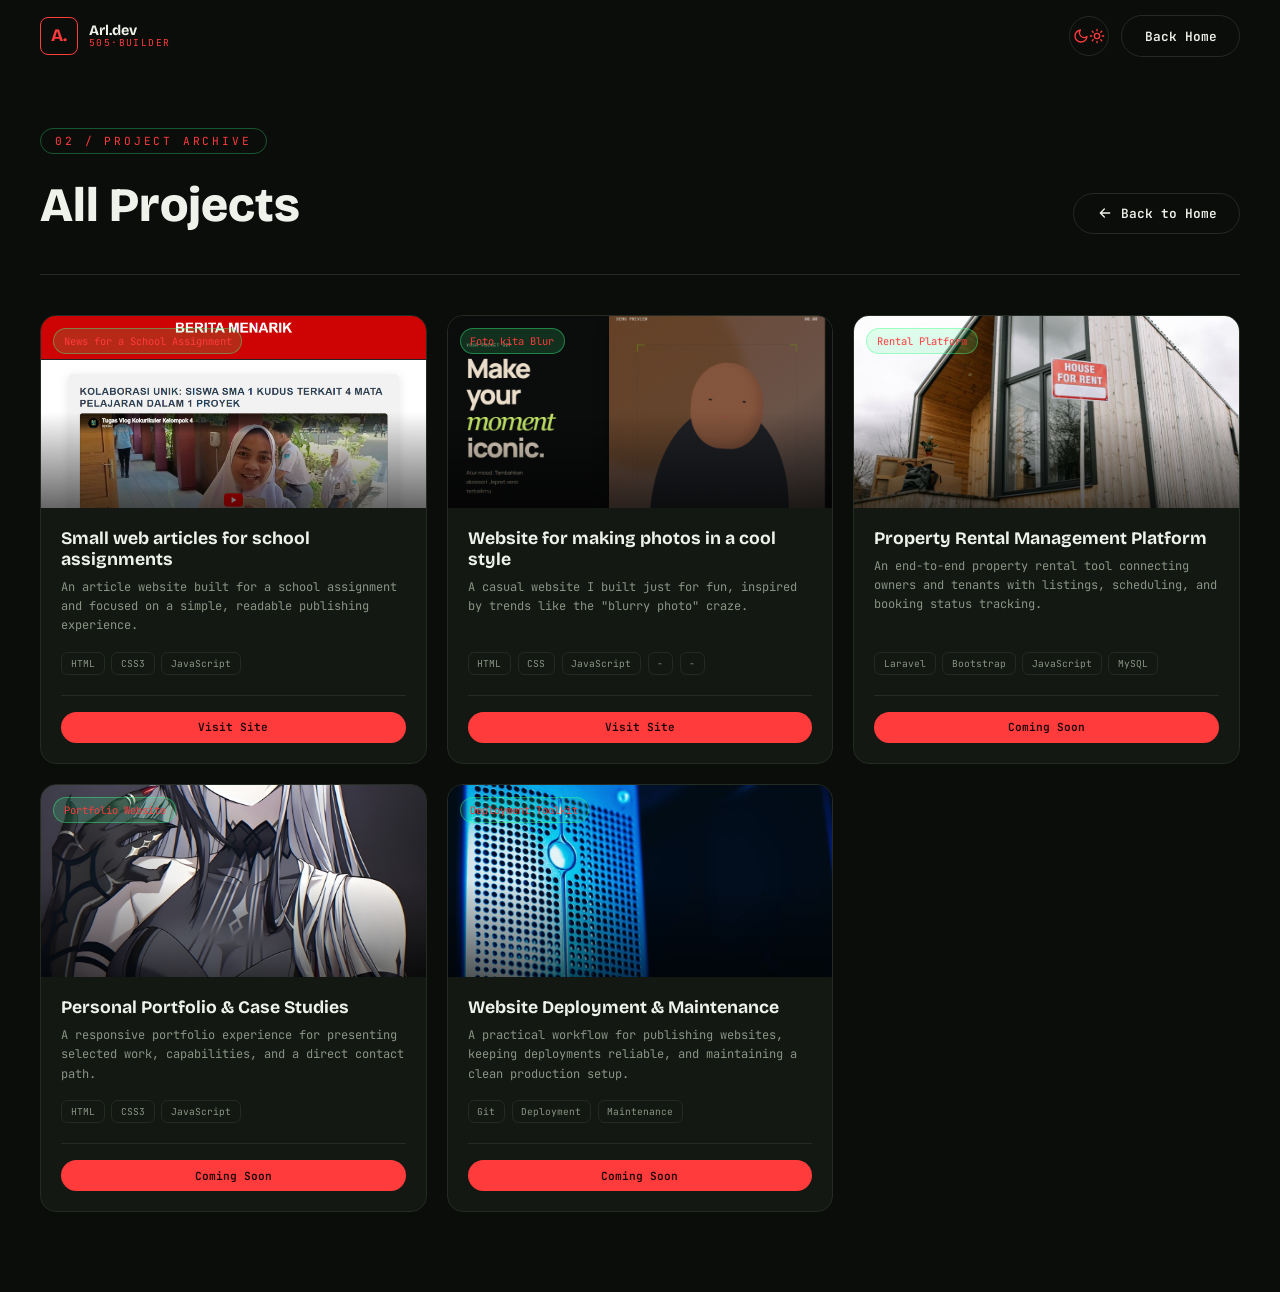
<file: projects.html>
<!doctype html>
<html lang="en" data-theme="dark">
  <head>
    <meta charset="UTF-8" />
    <link rel="icon" type="image/svg+xml" href="favicon.svg" />
    <meta name="viewport" content="width=device-width, initial-scale=1.0" />
    <meta name="description" content="Complete project archive for Arl.dev." />
    <title>All Projects | arl.dev</title>
    <link rel="preconnect" href="https://fonts.googleapis.com" />
    <link rel="preconnect" href="https://fonts.gstatic.com" crossorigin />
    <link href="https://fonts.googleapis.com/css2?family=Bricolage+Grotesque:opsz,wght@12..96,400;12..96,500;12..96,600;12..96,700;12..96,800&family=JetBrains+Mono:ital,wght@0,400;0,500;0,600;0,700;1,400&display=swap" rel="stylesheet" />
    <link rel="stylesheet" href="style.css" />
  </head>
  <body class="archive-page">
    <header class="navbar" id="navbar">
      <div class="container navbar__inner">
        <a href="index.html" class="brand" aria-label="Back to home">
          <span class="brand__mark">A.</span>
          <span class="brand__text">
            <span class="brand__name">Arl.dev</span>
            <span class="brand__tag">505&middot;BUILDER</span>
          </span>
        </a>
        <div class="navbar__actions">
          <button class="theme-toggle" id="themeToggle" aria-label="Toggle theme">
            <svg viewBox="0 0 24 24" class="icon icon-moon"><path d="M21 12.8A9 9 0 1 1 11.2 3 7 7 0 0 0 21 12.8z" fill="none" stroke="currentColor" stroke-width="2" stroke-linejoin="round"/></svg>
            <svg viewBox="0 0 24 24" class="icon icon-sun" hidden><circle cx="12" cy="12" r="4" fill="none" stroke="currentColor" stroke-width="2"/><path d="M12 2v2M12 20v2M4.9 4.9l1.4 1.4M17.7 17.7l1.4 1.4M2 12h2M20 12h2M4.9 19.1l1.4-1.4M17.7 6.3l1.4-1.4" stroke="currentColor" stroke-width="2" stroke-linecap="round"/></svg>
          </button>
          <a href="index.html" class="btn btn--outline hide-mobile">Back Home</a>
        </div>
      </div>
    </header>

    <main class="archive-main">
      <div class="container">
        <div class="archive-heading reveal">
          <div>
            <span class="pill">02 / Project Archive</span>
            <h1 class="section-title">All Projects</h1>
          </div>
          <a href="index.html" class="btn btn--outline archive-back">
            <svg viewBox="0 0 24 24" class="icon"><path d="M19 12H5M11 6l-6 6 6 6" fill="none" stroke="currentColor" stroke-width="2" stroke-linecap="round" stroke-linejoin="round"/></svg>
            Back to Home
          </a>
        </div>
        <div class="archive-grid" id="archiveGrid" aria-live="polite"></div>
      </div>
    </main>

    <script src="projects.js"></script>
  </body>
</html>
</file>
<file: style.css>
/* =========================================================
   Raditya-Arya Portfolio — plain CSS (no framework)
   ========================================================= */

:root {
  --font-display: "Bricolage Grotesque", ui-sans-serif, system-ui, sans-serif;
  --font-mono: "JetBrains Mono", ui-monospace, monospace;

  --bg: #0a0d0a;
  --surface: #0f130f;
  --panel: #131813;
  --border: #242b22;
  --ink: #eef2ea;
  --muted: #8a9484;
  --accent: #ff3b3b;
  --accent-ink: #1a0505;
  --amber: #ffb454;

  --radius-lg: 20px;
  --radius-md: 14px;
  --radius-sm: 10px;
  --max-width: 1280px;
}

html[data-theme="light"] {
  --bg: #f4f2ea;
  --surface: #ffffff;
  --panel: #ffffff;
  --border: #d9d4c2;
  --ink: #14170f;
  --muted: #5c6152;
}

* {
  box-sizing: border-box;
}

html {
  scroll-behavior: smooth;
}

body {
  margin: 0;
  background-color: var(--bg);
  color: var(--ink);
  font-family: var(--font-mono);
  overflow-x: hidden;
  transition: background-color 0.3s ease, color 0.3s ease;
}

h1, h2, h3, h4, h5, h6 {
  font-family: var(--font-display);
  margin: 0;
}

p {
  margin: 0;
}

a {
  color: inherit;
  text-decoration: none;
}

button {
  font-family: inherit;
  cursor: pointer;
  background: none;
  border: none;
  color: inherit;
}

img {
  max-width: 100%;
  display: block;
}

ul {
  list-style: none;
  margin: 0;
  padding: 0;
}

::selection {
  background: var(--accent);
  color: var(--accent-ink);
}

::-webkit-scrollbar {
  width: 10px;
}
::-webkit-scrollbar-track {
  background: var(--bg);
}
::-webkit-scrollbar-thumb {
  background: var(--border);
  border-radius: 6px;
}

.container {
  max-width: var(--max-width);
  margin: 0 auto;
  padding: 0 1.25rem;
}

@media (min-width: 768px) {
  .container {
    padding: 0 2.5rem;
  }
}

.icon {
  width: 16px;
  height: 16px;
  flex-shrink: 0;
}

.accent {
  color: var(--accent);
}
.amber {
  color: var(--amber);
}
.accent-icon {
  color: var(--accent);
}

.hide-mobile {
  display: none;
}
@media (min-width: 768px) {
  .hide-mobile {
    display: inline-flex;
  }
}

/* ---------- buttons ---------- */
.btn {
  display: inline-flex;
  align-items: center;
  gap: 0.5rem;
  padding: 0.7rem 1.4rem;
  border-radius: 999px;
  font-family: var(--font-mono);
  font-size: 0.8rem;
  font-weight: 600;
  transition: transform 0.2s ease, opacity 0.2s ease;
  white-space: nowrap;
}
.btn:hover {
  transform: translateY(-2px);
}
.btn--solid {
  background-color: var(--accent);
  color: var(--accent-ink);
}
.btn--outline {
  border: 1px solid var(--border);
  color: var(--ink);
}

.link-arrow {
  display: inline-flex;
  align-items: center;
  gap: 0.35rem;
  font-family: var(--font-mono);
  font-size: 0.8rem;
  color: var(--muted);
  text-decoration: underline;
  text-underline-offset: 4px;
}

.pill {
  display: inline-block;
  font-family: var(--font-mono);
  font-size: 0.7rem;
  letter-spacing: 0.25em;
  text-transform: uppercase;
  color: var(--accent);
  border: 1px solid rgba(57, 255, 136, 0.3);
  padding: 0.3rem 0.9rem;
  border-radius: 999px;
  margin-bottom: 0.75rem;
}
html[data-theme="light"] .pill {
  border-color: rgba(15, 138, 74, 0.3);
}

/* ---------- ping dot ---------- */
.ping-dot {
  position: relative;
  display: inline-flex;
  height: 10px;
  width: 10px;
}
.ping-dot::before {
  content: "";
  position: absolute;
  inset: 0;
  border-radius: 999px;
  background: var(--accent);
  opacity: 0.75;
  animation: ping 1.6s cubic-bezier(0, 0, 0.2, 1) infinite;
}
.ping-dot__core {
  position: relative;
  display: inline-flex;
  margin: auto;
  height: 6px;
  width: 6px;
  border-radius: 999px;
  background: var(--accent);
}
@keyframes ping {
  75%, 100% {
    transform: scale(2.2);
    opacity: 0;
  }
}

/* ---------- reveal-on-scroll ---------- */
.reveal {
  opacity: 0;
  transform: translateY(24px);
  transition: opacity 0.7s ease, transform 0.7s ease;
  transition-delay: var(--delay, 0s);
}
.reveal.in-view {
  opacity: 1;
  transform: translateY(0);
}

/* =========================================================
   NAVBAR
   ========================================================= */
.navbar {
  position: fixed;
  top: 0;
  left: 0;
  right: 0;
  z-index: 500;
  transition: background-color 0.3s ease, border-color 0.3s ease;
  border-bottom: 1px solid transparent;
}
.navbar.scrolled {
  background-color: color-mix(in srgb, var(--bg) 90%, transparent);
  backdrop-filter: blur(10px);
  border-bottom-color: var(--border);
}

.navbar__inner {
  height: 4.5rem;
  display: flex;
  align-items: center;
  justify-content: space-between;
  gap: 1rem;
}

.brand {
  display: flex;
  align-items: center;
  gap: 0.65rem;
}
.brand__mark {
  width: 2.4rem;
  height: 2.4rem;
  border: 1px solid var(--accent);
  color: var(--accent);
  border-radius: 0.5rem;
  display: flex;
  align-items: center;
  justify-content: center;
  font-family: var(--font-display);
  font-weight: 700;
  font-size: 1.1rem;
}
.brand__text {
  display: flex;
  flex-direction: column;
  line-height: 1;
}
.brand__name {
  font-family: var(--font-display);
  font-weight: 700;
  font-size: 0.9rem;
  color: var(--ink);
}
.brand__tag {
  font-family: var(--font-mono);
  font-size: 0.6rem;
  letter-spacing: 0.15em;
  color: var(--accent);
}

.nav-links {
  display: none;
  align-items: center;
  gap: 0.2rem;
  font-size: 0.8rem;
}
@media (min-width: 992px) {
  .nav-links {
    display: flex;
  }
}
.nav-link {
  display: flex;
  align-items: center;
  gap: 0.4rem;
  padding: 0.5rem 1rem;
  border-radius: 999px;
  color: var(--muted);
  transition: color 0.2s ease, background-color 0.2s ease;
}
.nav-link.is-active {
  color: var(--accent);
  background-color: rgba(57, 255, 136, 0.08);
}

.navbar__actions {
  display: flex;
  align-items: center;
  gap: 0.75rem;
}
.theme-toggle {
  width: 2.5rem;
  height: 2.5rem;
  border-radius: 999px;
  border: 1px solid var(--border);
  color: var(--accent);
  display: flex;
  align-items: center;
  justify-content: center;
  transition: transform 0.2s ease;
}
.theme-toggle:hover {
  transform: scale(1.08);
}

.menu-toggle {
  width: 2.5rem;
  height: 2.5rem;
  display: flex;
  align-items: center;
  justify-content: center;
  color: var(--ink);
}
@media (min-width: 992px) {
  .menu-toggle {
    display: none;
  }
}
.menu-toggle .icon {
  width: 22px;
  height: 22px;
}

.mobile-menu {
  display: none;
  flex-direction: column;
  padding: 0.5rem 1.25rem 1.25rem;
  background-color: var(--surface);
  border-top: 1px solid var(--border);
  border-bottom: 1px solid var(--border);
}
.mobile-menu.is-open {
  display: flex;
}
.mobile-menu a {
  padding: 0.85rem 0;
  border-bottom: 1px solid var(--border);
  font-size: 0.9rem;
  color: var(--muted);
}
.mobile-menu a.is-active {
  color: var(--accent);
}
@media (min-width: 992px) {
  .mobile-menu {
    display: none !important;
  }
}

/* =========================================================
   HERO
   ========================================================= */
.hero {
  position: relative;
  min-height: 100vh;
  display: flex;
  align-items: center;
  padding: 8rem 0 4rem;
  overflow: hidden;
}
.hero__glow {
  position: absolute;
  border-radius: 999px;
  filter: blur(90px);
  pointer-events: none;
}
.hero__glow--green {
  top: -10rem;
  right: -10rem;
  width: 560px;
  height: 560px;
  background: radial-gradient(circle, var(--accent) 0%, transparent 70%);
  opacity: 0.2;
}
.hero__glow--amber {
  bottom: -10rem;
  left: -5rem;
  width: 420px;
  height: 420px;
  background: radial-gradient(circle, var(--amber) 0%, transparent 70%);
  opacity: 0.1;
}

.hero__grid {
  position: relative;
  z-index: 1;
  display: grid;
  gap: 3rem;
  align-items: center;
}
@media (min-width: 992px) {
  .hero__grid {
    grid-template-columns: 7fr 5fr;
  }
}

.hero__content {
  text-align: center;
}
@media (min-width: 992px) {
  .hero__content {
    text-align: left;
  }
}

.badge {
  display: inline-flex;
  align-items: center;
  gap: 0.5rem;
  padding: 0.4rem 0.9rem;
  border: 1px solid var(--border);
  border-radius: 999px;
  font-size: 0.75rem;
  color: var(--muted);
  margin-bottom: 1.5rem;
}

.typewriter {
  font-family: var(--font-mono);
  font-size: 1.3rem;
  color: var(--ink);
  margin-bottom: 0.5rem;
  min-height: 1.8rem;
}
.caret {
  color: var(--accent);
  animation: blink 1s steps(1) infinite;
}
@keyframes blink {
  50% { opacity: 0; }
}

.hero__title {
  font-weight: 800;
  line-height: 0.95;
  font-size: clamp(2.6rem, 9vw, 4.6rem);
  margin-bottom: 1.1rem;
  color: var(--ink);
}

.hero__subtitle {
  font-weight: 600;
  font-size: clamp(1.3rem, 3vw, 1.8rem);
  color: var(--muted);
  margin-bottom: 1.4rem;
}

.hero__desc {
  font-size: 0.9rem;
  line-height: 1.7;
  color: var(--muted);
  max-width: 34rem;
  margin: 0 auto 2rem;
}
@media (min-width: 992px) {
  .hero__desc {
    margin: 0 0 2rem;
  }
}

.hero__actions {
  display: flex;
  flex-wrap: wrap;
  gap: 1rem;
  justify-content: center;
  margin-bottom: 3rem;
}
@media (min-width: 992px) {
  .hero__actions {
    justify-content: flex-start;
  }
}

.stats {
  display: grid;
  grid-template-columns: repeat(3, 1fr);
  gap: 1rem;
  max-width: 30rem;
  margin: 0 auto;
}
@media (min-width: 992px) {
  .stats {
    margin: 0;
  }
}
.stat-card {
  border: 1px solid var(--border);
  background-color: var(--panel);
  border-radius: 0.85rem;
  padding: 0.9rem;
  text-align: center;
}
@media (min-width: 992px) {
  .stat-card {
    text-align: left;
  }
}
.stat-card .icon {
  margin: 0 auto 0.3rem;
}
@media (min-width: 992px) {
  .stat-card .icon {
    margin: 0 0 0.3rem;
  }
}
.stat-value {
  font-family: var(--font-display);
  font-weight: 700;
  font-size: 1.2rem;
  color: var(--ink);
}
.stat-label {
  font-size: 0.6rem;
  text-transform: uppercase;
  letter-spacing: 0.05em;
  color: var(--muted);
}

.hero__portrait {
  display: flex;
  justify-content: center;
}
.portrait-frame {
  position: relative;
  width: 18rem;
  height: 20rem;
  border-radius: 2rem;
  overflow: hidden;
  border: 2px solid var(--border);
}
@media (min-width: 768px) {
  .portrait-frame {
    width: 24rem;
    height: 26rem;
  }
}
.portrait-frame img {
  width: 100%;
  height: 100%;
  object-fit: cover;
}
.portrait-fade {
  position: absolute;
  inset: 0;
  background: linear-gradient(180deg, rgba(10,13,10,0) 55%, rgba(10,13,10,0.55) 100%);
}
.portrait-caption {
  position: absolute;
  left: 1rem;
  right: 1rem;
  bottom: 1rem;
  display: flex;
  align-items: center;
  justify-content: space-between;
  font-size: 0.7rem;
  color: rgba(255,255,255,0.9);
}
.online-tag {
  display: flex;
  align-items: center;
  gap: 0.3rem;
}
.online-tag .dot {
  width: 6px;
  height: 6px;
  border-radius: 999px;
  background: var(--accent);
}

.corner-brackets {
  position: relative;
}
.corner-brackets::before,
.corner-brackets::after {
  content: "";
  position: absolute;
  width: 18px;
  height: 18px;
  border-color: var(--accent);
  z-index: 3;
}
.corner-brackets::before {
  top: -1px;
  left: -1px;
  border-top: 2px solid;
  border-left: 2px solid;
}
.corner-brackets::after {
  bottom: -1px;
  right: -1px;
  border-bottom: 2px solid;
  border-right: 2px solid;
}

/* =========================================================
   SECTION GENERIC
   ========================================================= */
.section {
  padding: 4.5rem 0;
}
.section-tag {
  margin-bottom: 2rem;
}
.section-tag--split {
  display: flex;
  flex-wrap: wrap;
  justify-content: space-between;
  align-items: flex-end;
  gap: 1rem;
}
.section-title {
  font-weight: 800;
  font-size: clamp(1.9rem, 4vw, 3rem);
  color: var(--ink);
}

/* =========================================================
   ABOUT
   ========================================================= */
.explorer {
  border: 1px solid var(--border);
  border-radius: 1.25rem;
  overflow: hidden;
  background-color: var(--panel);
  display: grid;
}
@media (min-width: 768px) {
  .explorer {
    grid-template-columns: 220px 1fr;
  }
}

.explorer__sidebar {
  padding: 1.25rem;
  border-bottom: 1px solid var(--border);
}
@media (min-width: 768px) {
  .explorer__sidebar {
    border-bottom: none;
    border-right: 1px solid var(--border);
  }
}
.explorer__label {
  font-size: 0.7rem;
  letter-spacing: 0.15em;
  text-transform: uppercase;
  color: var(--muted);
  opacity: 0.7;
  margin-bottom: 0.75rem;
}
.explorer__list {
  display: flex;
  gap: 0.5rem;
}
@media (min-width: 768px) {
  .explorer__list {
    flex-direction: column;
  }
}
.file-btn {
  display: flex;
  align-items: center;
  gap: 0.5rem;
  width: 100%;
  padding: 0.55rem 0.8rem;
  border-radius: 0.6rem;
  color: var(--muted);
  border: 1px solid transparent;
  font-size: 0.85rem;
  white-space: nowrap;
  transition: all 0.2s ease;
}
.file-btn.is-active {
  color: var(--accent);
  background-color: rgba(57, 255, 136, 0.1);
  border-color: rgba(57, 255, 136, 0.3);
}

.explorer__content {
  padding: 1.5rem;
}
@media (min-width: 768px) {
  .explorer__content {
    padding: 2.5rem;
  }
}
.explorer__active-file {
  display: flex;
  align-items: center;
  gap: 0.4rem;
  font-size: 0.7rem;
  letter-spacing: 0.05em;
  text-transform: uppercase;
  color: var(--muted);
  opacity: 0.7;
  margin-bottom: 1.5rem;
}

.explorer__body {
  display: grid;
  gap: 2rem;
  align-items: center;
}
@media (min-width: 992px) {
  .explorer__body {
    grid-template-columns: 1.4fr 1fr;
  }
}

.file-title {
  font-weight: 700;
  font-size: clamp(1.6rem, 3vw, 2.1rem);
  color: var(--ink);
  margin-bottom: 1rem;
}
.file-text {
  font-size: 0.9rem;
  line-height: 1.7;
  color: var(--muted);
  margin-bottom: 1.5rem;
}

.file-table {
  width: 100%;
  border-collapse: collapse;
  font-size: 0.8rem;
}
.file-table tr {
  border-top: 1px solid var(--border);
}
.file-table td {
  padding: 0.65rem 0;
}
.file-table td:first-child {
  width: 33%;
  color: var(--muted);
  opacity: 0.6;
  padding-right: 1rem;
}
.file-table .status {
  color: var(--accent);
  font-weight: 600;
  display: inline-flex;
  align-items: center;
  gap: 0.3rem;
}

.file-image {
  margin: 0 auto;
  width: 100%;
  max-width: 20rem;
  border-radius: 0.85rem;
  overflow: hidden;
  border: 2px solid var(--border);
  position: relative;
}
.file-image img {
  width: 100%;
  height: 16rem;
  object-fit: cover;
}

/* =========================================================
   PROJECTS
   ========================================================= */
.project-grid {
  display: flex;
  gap: 1rem;
  overflow-x: auto;
  scroll-snap-type: x mandatory;
  scroll-behavior: smooth;
  scrollbar-width: none;
  padding-bottom: 0.5rem;
  -webkit-overflow-scrolling: touch;
  touch-action: pan-y;
}
.project-grid::-webkit-scrollbar {
  display: none;
}

.project-card {
  min-width: 100%;
  max-width: 100%;
  flex: 0 0 100%;
  scroll-snap-align: center;
  border: 1px solid var(--border);
  background-color: var(--panel);
  border-radius: 1rem;
  overflow: hidden;
  display: flex;
  flex-direction: column;
  transition: border-color 0.25s ease, box-shadow 0.25s ease, transform 0.25s ease;
}
.project-card.is-selected {
  border-color: rgba(255, 255, 255, 0.9);
  box-shadow: 0 0 0 1px rgba(255, 255, 255, 0.9), 0 18px 30px rgba(0, 0, 0, 0.18);
  transform: translateY(-2px);
}
@media (min-width: 520px) {
  .project-card {
    min-width: min(80vw, 26rem);
    max-width: min(80vw, 26rem);
    flex-basis: min(80vw, 26rem);
  }
}
@media (min-width: 768px) {
  .project-grid {
    display: flex;
    gap: 1.25rem;
    overflow-x: auto;
  }
  .project-card {
    min-width: min(32vw, 21rem);
    max-width: min(32vw, 21rem);
    flex-basis: min(32vw, 21rem);
  }
}
@media (min-width: 1024px) {
  .project-card {
    min-width: min(28vw, 23rem);
    max-width: min(28vw, 23rem);
    flex-basis: min(28vw, 23rem);
  }
}

.project-card__image {
  position: relative;
  height: 12rem;
  overflow: hidden;
}
.project-card__image img {
  width: 100%;
  height: 100%;
  object-fit: cover;
  transition: transform 0.5s ease;
}
.project-card.is-active .project-card__image img,
.project-card:hover .project-card__image img {
  transform: scale(1.08);
}
.project-card__image::after {
  content: "";
  position: absolute;
  inset: 0;
  background: linear-gradient(180deg, transparent 50%, rgba(0,0,0,0.6) 100%);
}
.project-card__tag {
  position: absolute;
  top: 0.75rem;
  left: 0.75rem;
  z-index: 2;
  font-size: 0.65rem;
  padding: 0.3rem 0.6rem;
  border-radius: 999px;
  background-color: rgba(57, 255, 136, 0.15);
  color: var(--accent);
  border: 1px solid rgba(57, 255, 136, 0.4);
}

.project-card__body {
  padding: 1.25rem;
  display: flex;
  flex-direction: column;
  flex: 1;
}
.project-card__title {
  font-weight: 700;
  font-size: 1.1rem;
  color: var(--ink);
  margin-bottom: 0.5rem;
}
.project-card__desc {
  font-size: 0.75rem;
  line-height: 1.6;
  color: var(--muted);
  margin-bottom: 1rem;
  flex: 1;
}
.tag-list {
  display: flex;
  flex-wrap: wrap;
  gap: 0.4rem;
  margin-bottom: 1.25rem;
}
.tag-chip {
  font-size: 0.6rem;
  padding: 0.25rem 0.55rem;
  border-radius: 0.4rem;
  border: 1px solid var(--border);
  color: var(--muted);
}

.project-card__actions {
  display: flex;
  gap: 0.5rem;
  padding-top: 1rem;
  border-top: 1px solid var(--border);
}
.project-card__actions .btn {
  flex: 1;
  justify-content: center;
  padding: 0.55rem 0.8rem;
  font-size: 0.7rem;
}

.project-nav {
  display: flex;
  align-items: center;
  justify-content: center;
  gap: 0.9rem;
  margin-top: 1rem;
}

/* =========================================================
   PROJECT ARCHIVE
   ========================================================= */
.archive-page {
  min-height: 100vh;
  background-color: var(--bg);
}
.archive-main {
  padding: 8rem 0 5rem;
}
.archive-heading {
  display: flex;
  justify-content: space-between;
  align-items: flex-end;
  gap: 2rem;
  padding-bottom: 2.5rem;
  border-bottom: 1px solid var(--border);
  margin-bottom: 2.5rem;
}
.archive-heading .section-title {
  margin-top: 0.65rem;
}
.archive-back {
  flex-shrink: 0;
}
.archive-grid {
  display: grid;
  grid-template-columns: repeat(3, minmax(0, 1fr));
  gap: 1.25rem;
}
.archive-grid .project-card {
  min-width: 0;
  max-width: none;
  flex: initial;
}
@media (max-width: 900px) {
  .archive-grid {
    grid-template-columns: repeat(2, minmax(0, 1fr));
  }
}
@media (max-width: 600px) {
  .archive-main {
    padding-top: 6.5rem;
  }
  .archive-heading {
    align-items: flex-start;
    flex-direction: column;
    gap: 1.25rem;
  }
  .archive-grid {
    grid-template-columns: 1fr;
  }
}

.project-arrow {
  display: inline-flex;
  align-items: center;
  justify-content: center;
  width: 2.5rem;
  height: 2.5rem;
  border-radius: 999px;
  border: 1px solid var(--border);
  background: rgba(255,255,255,0.02);
  color: var(--ink);
  transition: all 0.2s ease;
  cursor: pointer;
}
.project-arrow:hover {
  border-color: rgba(255, 255, 255, 0.8);
  background: rgba(255,255,255,0.04);
  transform: translateY(-1px);
}
.project-arrow .icon {
  width: 1rem;
  height: 1rem;
}

.dots {
  display: flex;
  justify-content: center;
  align-items: center;
  gap: 0.4rem;
  width: fit-content;
}
.dots span {
  height: 8px;
  border-radius: 999px;
  background-color: var(--border);
  transition: width 0.3s ease, background-color 0.3s ease;
  width: 8px;
}
.dots span.is-active {
  width: 22px;
  background-color: var(--accent);
}

/* =========================================================
   SERVICES
   ========================================================= */
.service-grid {
  display: grid;
  gap: 1.5rem;
}
@media (min-width: 768px) {
  .service-grid {
    grid-template-columns: repeat(2, 1fr);
  }
}

.service-card {
  position: relative;
  border: 1px solid var(--border);
  border-radius: 1rem;
  overflow: hidden;
  height: 14rem;
  display: flex;
  flex-direction: column;
  justify-content: space-between;
  padding: 1.5rem;
  text-align: left;
  width: 100%;
}
.service-card img {
  position: absolute;
  inset: 0;
  width: 100%;
  height: 100%;
  object-fit: cover;
  transition: transform 0.5s ease;
  z-index: 0;
}
.service-card:hover img {
  transform: scale(1.06);
}
.service-card::after {
  content: "";
  position: absolute;
  inset: 0;
  background: linear-gradient(160deg, rgba(10,13,10,0.9), rgba(10,13,10,0.55));
  z-index: 1;
}
.service-card > * {
  position: relative;
  z-index: 2;
}

.service-card__top {
  display: flex;
  justify-content: space-between;
  align-items: flex-start;
}
.service-card__number {
  font-family: var(--font-display);
  font-weight: 800;
  font-size: 1.8rem;
  color: rgba(255,255,255,0.4);
}
.service-card__likes {
  display: flex;
  align-items: center;
  gap: 0.3rem;
  font-size: 0.7rem;
  color: rgba(255,255,255,0.7);
}
.service-card__title {
  font-weight: 700;
  font-size: 1.25rem;
  color: #fff;
  margin-bottom: 0.4rem;
}
.service-card__desc {
  font-size: 0.75rem;
  color: rgba(255,255,255,0.7);
  line-height: 1.5;
  display: -webkit-box;
  display: -moz-box;
  line-clamp: 2;
  -webkit-line-clamp: 2;
  -webkit-box-orient: vertical;
  overflow: hidden;
}
.service-card__more {
  display: inline-flex;
  align-items: center;
  gap: 0.3rem;
  font-size: 0.7rem;
  color: var(--accent);
  margin-top: 0.75rem;
}

/* modal */
.modal-overlay {
  position: fixed;
  inset: 0;
  z-index: 1000;
  display: none;
  align-items: center;
  justify-content: center;
  padding: 1.25rem;
  background-color: rgba(0,0,0,0.6);
  backdrop-filter: blur(6px);
}
.modal-overlay.is-open {
  display: flex;
}
.modal {
  position: relative;
  background-color: var(--panel);
  border: 1px solid var(--border);
  border-radius: 1.25rem;
  max-width: 26rem;
  width: 100%;
  padding: 2rem 1.75rem;
}
.modal__close {
  position: absolute;
  top: 1rem;
  right: 1rem;
  width: 2rem;
  height: 2rem;
  border-radius: 999px;
  border: 1px solid var(--border);
  color: var(--muted);
  display: flex;
  align-items: center;
  justify-content: center;
}
.modal__eyebrow {
  font-size: 0.75rem;
  color: var(--accent);
}
.modal__title {
  font-weight: 700;
  font-size: 1.6rem;
  color: var(--ink);
  margin: 0.5rem 0 1rem;
}
.modal__desc {
  font-size: 0.85rem;
  line-height: 1.7;
  color: var(--muted);
  margin-bottom: 1.5rem;
}

.project-modal {
  max-width: 36rem;
  max-height: 90vh;
  overflow-y: auto;
  padding: 0;
}
.project-modal__image-wrap {
  height: 14rem;
  overflow: hidden;
  border-bottom: 1px solid var(--border);
}
.project-modal__image-wrap img {
  width: 100%;
  height: 100%;
  object-fit: cover;
}
.project-modal__content {
  padding: 1.75rem 1.5rem 1.5rem;
}
.project-modal__content .modal__title {
  font-size: 1.4rem;
}
.project-modal__content .modal__desc {
  font-size: 0.95rem;
}
.project-modal__tags {
  margin: 1rem 0 1.5rem;
}
.project-modal .btn {
  justify-content: center;
  width: 100%;
}
.project-modal__close {
  z-index: 2;
  background-color: rgba(10, 13, 10, 0.72);
}
@media (min-width: 640px) {
  .project-modal__image-wrap {
    height: 16rem;
  }
}

/* =========================================================
   SKILLS
   ========================================================= */
.skill-grid {
  display: grid;
  grid-template-columns: repeat(3, 1fr);
  gap: 1rem;
}
@media (min-width: 640px) {
  .skill-grid {
    grid-template-columns: repeat(4, 1fr);
  }
}
@media (min-width: 992px) {
  .skill-grid {
    grid-template-columns: repeat(6, 1fr);
  }
}
.skill-card {
  display: flex;
  flex-direction: column;
  align-items: center;
  justify-content: center;
  gap: 0.5rem;
  padding: 1.5rem 0.5rem;
  border-radius: 0.85rem;
  border: 1px solid var(--border);
  background-color: var(--panel);
  transition: transform 0.2s ease;
}
.skill-card:hover {
  transform: translateY(-4px);
}
.skill-card i {
  font-size: 1.8rem;
}
.skill-card span {
  font-size: 0.6rem;
  text-align: center;
  color: var(--muted);
}

/* =========================================================
   FOOTER
   ========================================================= */
.footer {
  position: relative;
  border-top: 1px solid var(--border);
  background-color: var(--surface);
  padding: 5rem 0 2rem;
  margin-top: 2.5rem;
  overflow: hidden;
}
.footer__glow {
  position: absolute;
  top: -6rem;
  left: 50%;
  transform: translateX(-50%);
  width: 600px;
  height: 300px;
  filter: blur(90px);
  opacity: 0.1;
  background: radial-gradient(circle, var(--accent) 0%, transparent 70%);
  pointer-events: none;
}
.footer__grid {
  position: relative;
  display: grid;
  gap: 2.5rem;
  margin-bottom: 4rem;
}
@media (min-width: 992px) {
  .footer__grid {
    grid-template-columns: 5fr 3fr 3fr;
  }
}

.footer__heading {
  font-weight: 800;
  font-size: clamp(1.8rem, 3vw, 2.4rem);
  color: var(--ink);
  margin-bottom: 0.75rem;
}
.footer__desc {
  font-size: 0.85rem;
  color: var(--muted);
  max-width: 24rem;
  line-height: 1.7;
  margin-bottom: 1.5rem;
}
.availability {
  display: flex;
  align-items: center;
  gap: 0.6rem;
  font-size: 0.85rem;
  font-weight: 500;
  color: var(--ink);
  margin-bottom: 1.5rem;
}
.footer__actions {
  display: flex;
  flex-wrap: wrap;
  gap: 0.75rem;
}

.footer__label {
  font-size: 0.7rem;
  text-transform: uppercase;
  letter-spacing: 0.1em;
  color: var(--muted);
  opacity: 0.7;
  margin-bottom: 1rem;
}
.footer__nav {
  display: flex;
  flex-direction: column;
  gap: 0.7rem;
}
.footer__nav a {
  font-size: 0.85rem;
  color: var(--ink);
  opacity: 0.8;
}
.footer__nav a:hover {
  opacity: 1;
}

.socials {
  display: flex;
  flex-wrap: wrap;
  gap: 0.5rem;
}
.socials a {
  width: 2.5rem;
  height: 2.5rem;
  border-radius: 999px;
  border: 1px solid var(--border);
  display: flex;
  align-items: center;
  justify-content: center;
  color: var(--ink);
  transition: transform 0.2s ease;
}
.socials a:hover {
  transform: translateY(-2px);
}
.socials .icon {
  width: 16px;
  height: 16px;
}

.footer__bottom {
  position: relative;
  display: flex;
  flex-direction: column;
  gap: 0.5rem;
  align-items: center;
  justify-content: space-between;
  padding-top: 1.5rem;
  border-top: 1px solid var(--border);
  font-size: 0.7rem;
  color: var(--muted);
  text-align: center;
}
@media (min-width: 768px) {
  .footer__bottom {
    flex-direction: row;
    text-align: left;
  }
}
</file>
